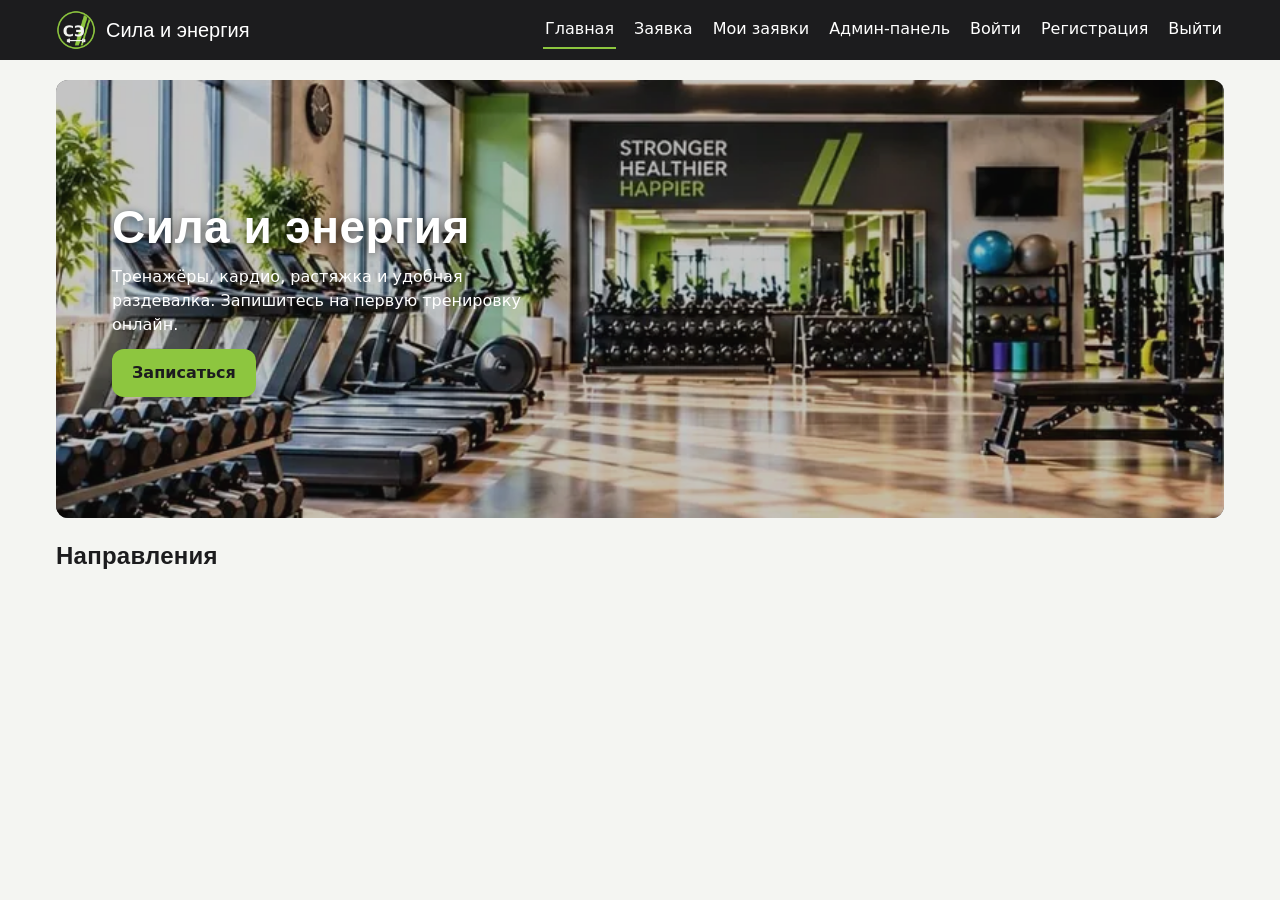
<file: index.html>
<!DOCTYPE html>
<html lang="ru"><head><meta charset="utf-8"><meta http-equiv="refresh" content="0; url=public/index.html"><title>Сила и энергия</title></head>
<body><a href="public/index.html">Открыть сайт</a></body></html>
</file>
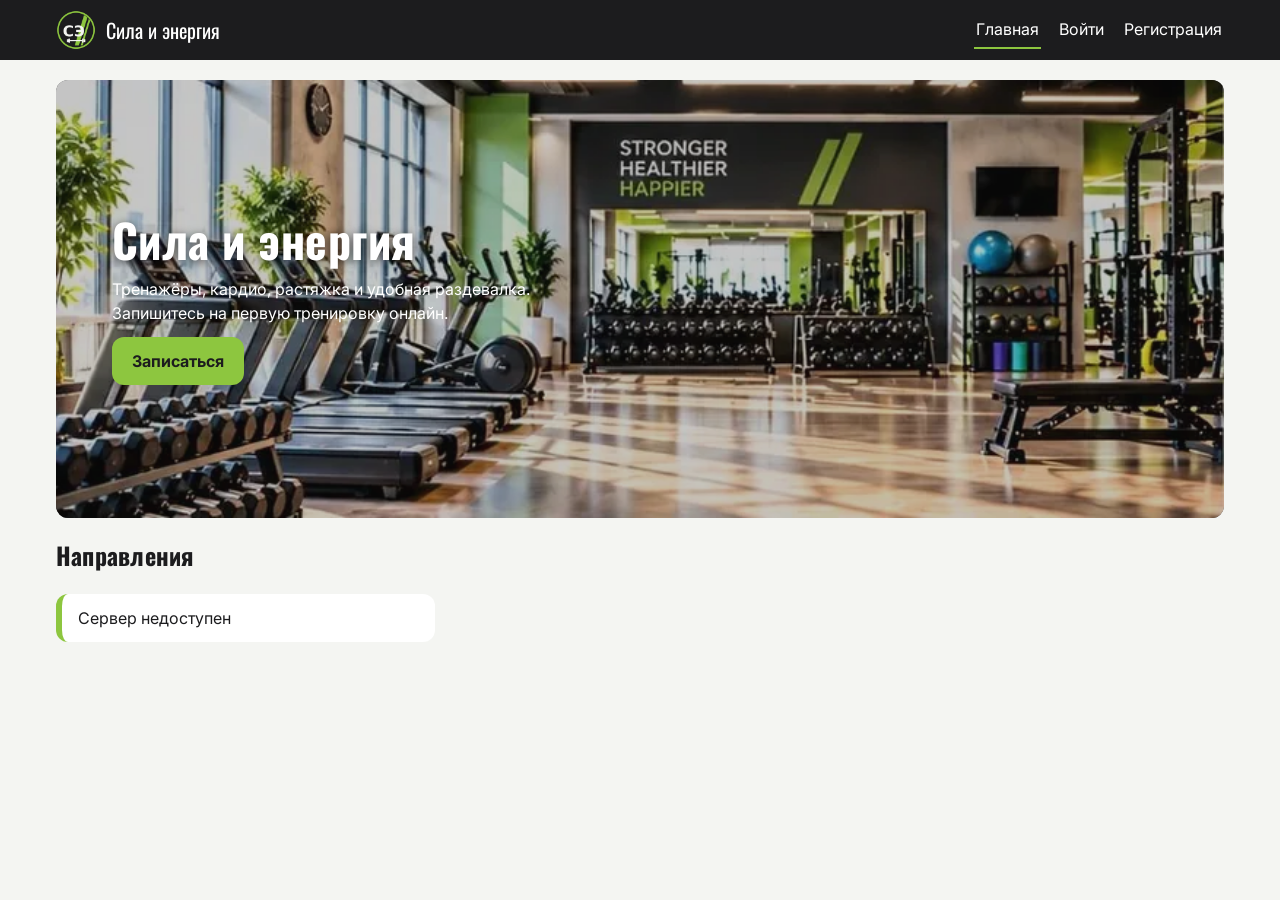
<file: public/index.html>
<!DOCTYPE html>
<html lang="ru">
<head>
  <meta charset="utf-8">
  <meta name="viewport" content="width=device-width, initial-scale=1">
  <title>Главная — Сила и энергия</title>
  <link rel="icon" type="image/png" href="images/favicon.png">
  <link rel="preconnect" href="https://fonts.googleapis.com">
  <link rel="stylesheet" href="https://fonts.googleapis.com/css2?family=Inter:wght@400;600;700&family=Oswald:wght@500;600&display=swap">
  <link rel="stylesheet" href="css/style.css">
  <script src="js/validation.js" defer></script>
  <script src="js/app.js" defer></script>
</head>
<body data-page="index">
  <header class="header">
    <div class="header__inner">
      <a class="brand" href="index.html"><img src="images/logo.png" alt="" width="40" height="40">Сила и энергия</a>
      <nav class="nav" aria-label="Основное меню">
      <a href="index.html" aria-current="page">Главная</a>
      <a href="application.html" data-auth="user">Заявка</a>
      <a href="cabinet.html" data-auth="user">Мои заявки</a>
      <a href="admin.html" data-auth="admin">Админ-панель</a>
      <a href="login.html" data-auth="guest">Войти</a>
      <a href="register.html" data-auth="guest">Регистрация</a>
      <a href="#" data-auth="user" id="logout">Выйти</a>
      </nav>
    </div>
  </header>
  <main>
    <section class="hero">
      <img src="images/hero.webp" alt="Тренажёрный зал с беговыми дорожками и гантелями" width="800" height="300">
      <div class="hero__text">
        <h1>Сила и энергия</h1>
        <p>Тренажёры, кардио, растяжка и удобная раздевалка. Запишитесь на первую тренировку онлайн.</p>
        <a class="btn" href="application.html">Записаться</a>
      </div>
    </section>
    <h2>Направления</h2>
    <div class="catalog" id="catalog" aria-live="polite"></div>
  </main>
</body>
</html>
</file>
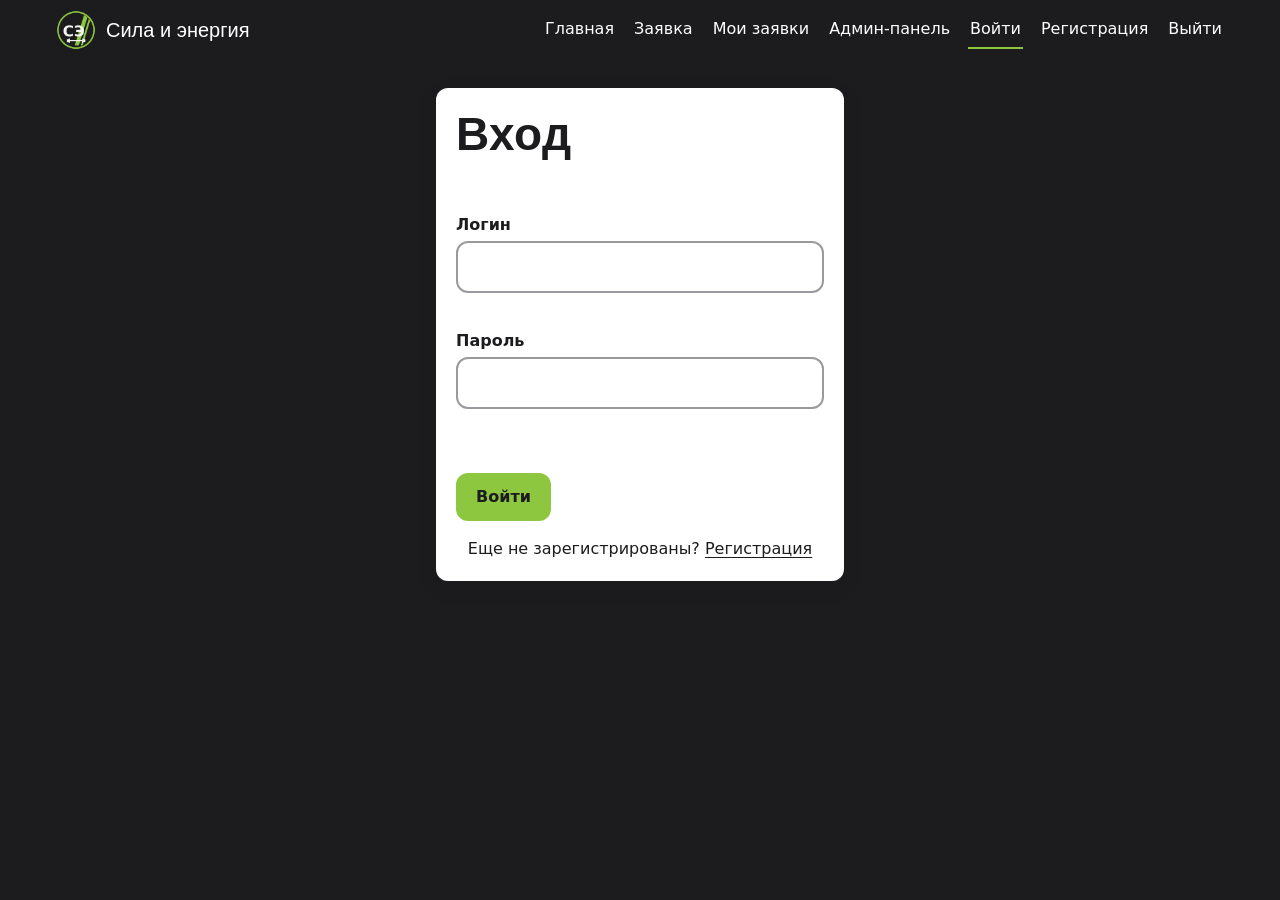
<file: public/admin.html>
<!DOCTYPE html>
<html lang="ru">
<head>
  <meta charset="utf-8">
  <meta name="viewport" content="width=device-width, initial-scale=1">
  <title>Админ-панель — Сила и энергия</title>
  <link rel="icon" type="image/png" href="images/favicon.png">
  <link rel="preconnect" href="https://fonts.googleapis.com">
  <link rel="stylesheet" href="https://fonts.googleapis.com/css2?family=Inter:wght@400;600;700&family=Oswald:wght@500;600&display=swap">
  <link rel="stylesheet" href="css/style.css">
  <script src="js/validation.js" defer></script>
  <script src="js/app.js" defer></script>
</head>
<body data-page="admin">
  <header class="header">
    <div class="header__inner">
      <a class="brand" href="index.html"><img src="images/logo.png" alt="" width="40" height="40">Сила и энергия</a>
      <nav class="nav" aria-label="Основное меню">
      <a href="index.html">Главная</a>
      <a href="application.html" data-auth="user">Заявка</a>
      <a href="cabinet.html" data-auth="user">Мои заявки</a>
      <a href="admin.html" data-auth="admin" aria-current="page">Админ-панель</a>
      <a href="login.html" data-auth="guest">Войти</a>
      <a href="register.html" data-auth="guest">Регистрация</a>
      <a href="#" data-auth="user" id="logout">Выйти</a>
      </nav>
    </div>
  </header>
  <main>
    <h1>Заявки клиентов</h1>
    <div class="toolbar">
      <label class="label" for="status-filter">Фильтр по статусу</label>
      <select class="field" id="status-filter"><option value="">Все статусы</option></select>
    </div>
    <div class="requests-cards" id="requests-cards"></div>
    <table class="requests-table" id="requests-table">
      <thead><tr><th>Клиент</th><th>Направление</th><th>Дата</th><th>Оплата</th><th>Статус</th><th>Сменить статус</th></tr></thead>
      <tbody id="requests-body"></tbody>
    </table>
    <div class="empty" id="admin-empty" hidden>
      <img src="images/empty.webp" alt="Шейкер и гантель на полу" width="352" height="198" loading="lazy">
      <p>Заявок с таким статусом нет.</p>
    </div>
  </main>
</body>
</html>
</file>
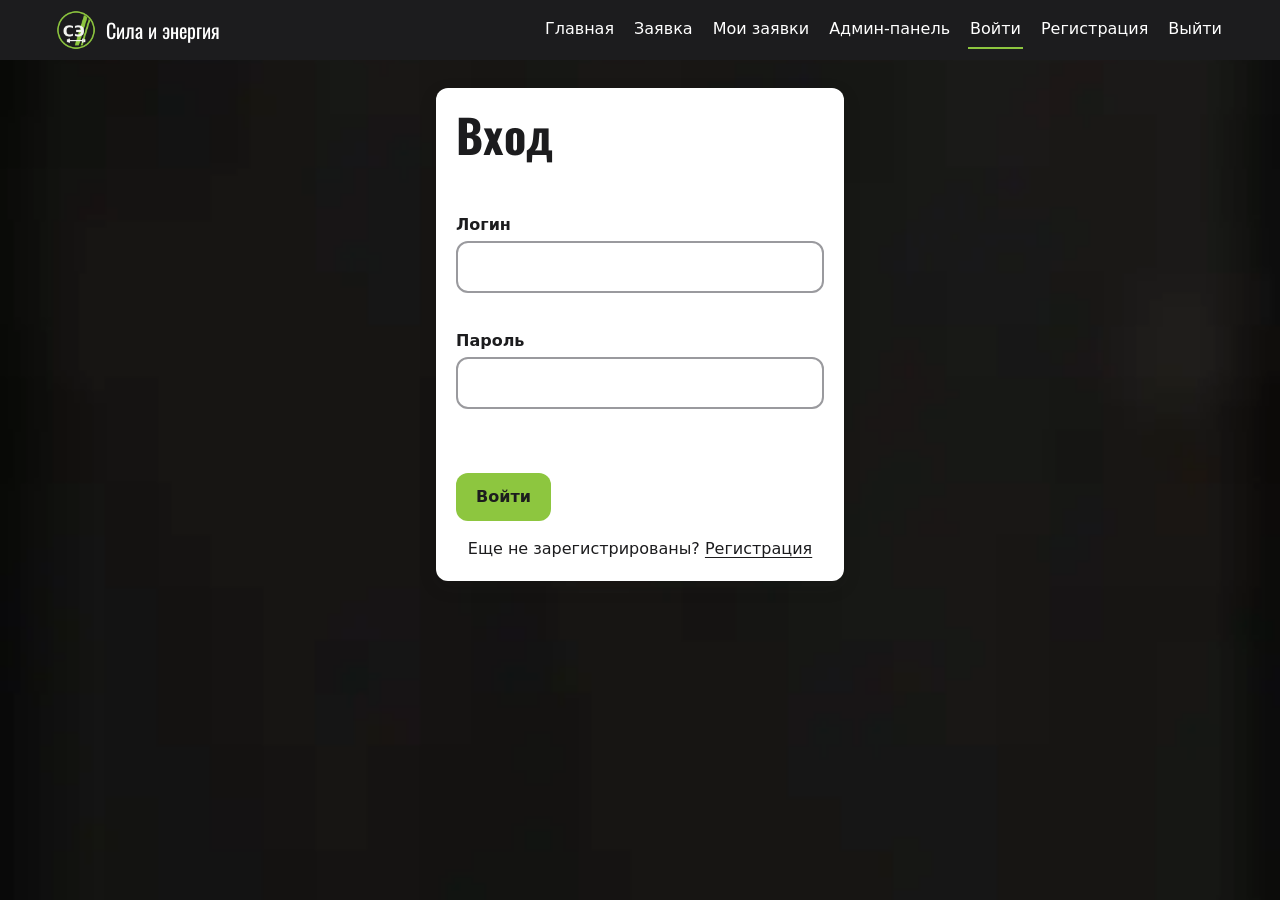
<file: public/application.html>
<!DOCTYPE html>
<html lang="ru">
<head>
  <meta charset="utf-8">
  <meta name="viewport" content="width=device-width, initial-scale=1">
  <title>Заявка — Сила и энергия</title>
  <link rel="icon" type="image/png" href="images/favicon.png">
  <link rel="preconnect" href="https://fonts.googleapis.com">
  <link rel="stylesheet" href="https://fonts.googleapis.com/css2?family=Inter:wght@400;600;700&family=Oswald:wght@500;600&display=swap">
  <link rel="stylesheet" href="css/style.css">
  <script src="js/validation.js" defer></script>
  <script src="js/app.js" defer></script>
</head>
<body data-page="application">
  <header class="header">
    <div class="header__inner">
      <a class="brand" href="index.html"><img src="images/logo.png" alt="" width="40" height="40">Сила и энергия</a>
      <nav class="nav" aria-label="Основное меню">
      <a href="index.html">Главная</a>
      <a href="application.html" data-auth="user" aria-current="page">Заявка</a>
      <a href="cabinet.html" data-auth="user">Мои заявки</a>
      <a href="admin.html" data-auth="admin">Админ-панель</a>
      <a href="login.html" data-auth="guest">Войти</a>
      <a href="register.html" data-auth="guest">Регистрация</a>
      <a href="#" data-auth="user" id="logout">Выйти</a>
      </nav>
    </div>
  </header>
  <main>
    <section class="panel">
      <h1>Запись на тренировку</h1>
      <form id="application-form" novalidate>
        <label class="label" for="workout_id">Направление</label>
        <select class="field" id="workout_id" name="workout_id"><option value="">Выберите направление</option></select>
        <div class="error-text" data-error-for="workout_id" role="alert"></div>

        <label class="label with-icon" for="desired_date"><img src="images/icon-calendar.png" alt="" width="28" height="28">Желаемая дата</label>
        <input class="field" id="desired_date" name="desired_date" type="date">
        <div class="error-text" data-error-for="desired_date" role="alert"></div>

        <label class="label with-icon" for="payment_id"><img src="images/icon-card.png" alt="" width="28" height="28">Способ оплаты</label>
        <select class="field" id="payment_id" name="payment_id"><option value="">Выберите способ оплаты</option></select>
        <div class="error-text" data-error-for="payment_id" role="alert"></div>

        <div class="error-text" id="form-error" role="alert"></div>
        <div class="form-actions"><button class="btn" type="submit">Отправить</button></div>
      </form>
    </section>
  </main>
</body>
</html>
</file>
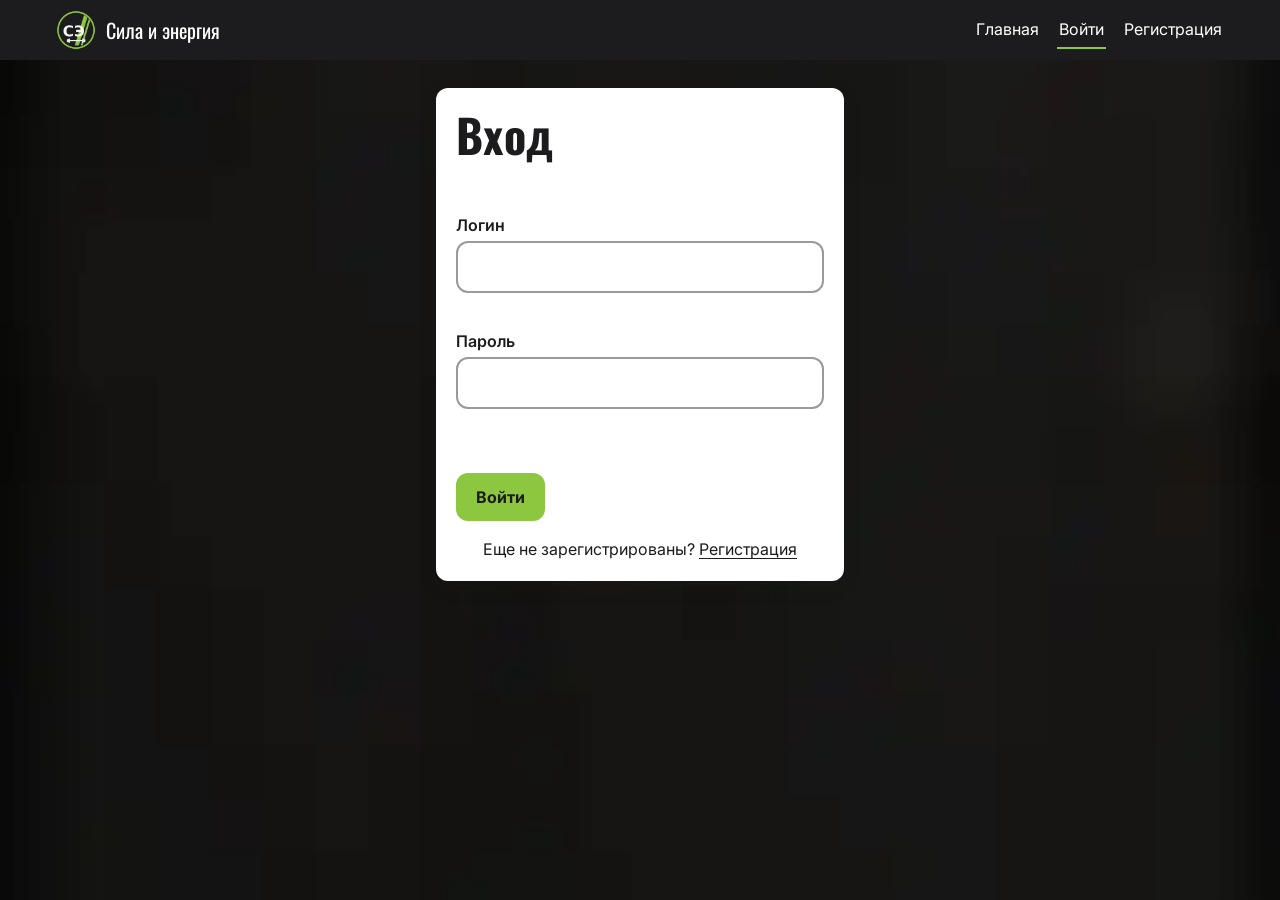
<file: public/cabinet.html>
<!DOCTYPE html>
<html lang="ru">
<head>
  <meta charset="utf-8">
  <meta name="viewport" content="width=device-width, initial-scale=1">
  <title>Мои заявки — Сила и энергия</title>
  <link rel="icon" type="image/png" href="images/favicon.png">
  <link rel="preconnect" href="https://fonts.googleapis.com">
  <link rel="stylesheet" href="https://fonts.googleapis.com/css2?family=Inter:wght@400;600;700&family=Oswald:wght@500;600&display=swap">
  <link rel="stylesheet" href="css/style.css">
  <script src="js/validation.js" defer></script>
  <script src="js/app.js" defer></script>
</head>
<body data-page="cabinet">
  <header class="header">
    <div class="header__inner">
      <a class="brand" href="index.html"><img src="images/logo.png" alt="" width="40" height="40">Сила и энергия</a>
      <nav class="nav" aria-label="Основное меню">
      <a href="index.html">Главная</a>
      <a href="application.html" data-auth="user">Заявка</a>
      <a href="cabinet.html" data-auth="user" aria-current="page">Мои заявки</a>
      <a href="admin.html" data-auth="admin">Админ-панель</a>
      <a href="login.html" data-auth="guest">Войти</a>
      <a href="register.html" data-auth="guest">Регистрация</a>
      <a href="#" data-auth="user" id="logout">Выйти</a>
      </nav>
    </div>
  </header>
  <main>
    <h1>Мои заявки</h1>
    <div class="catalog" id="my-list" aria-live="polite"></div>
  </main>
</body>
</html>
</file>
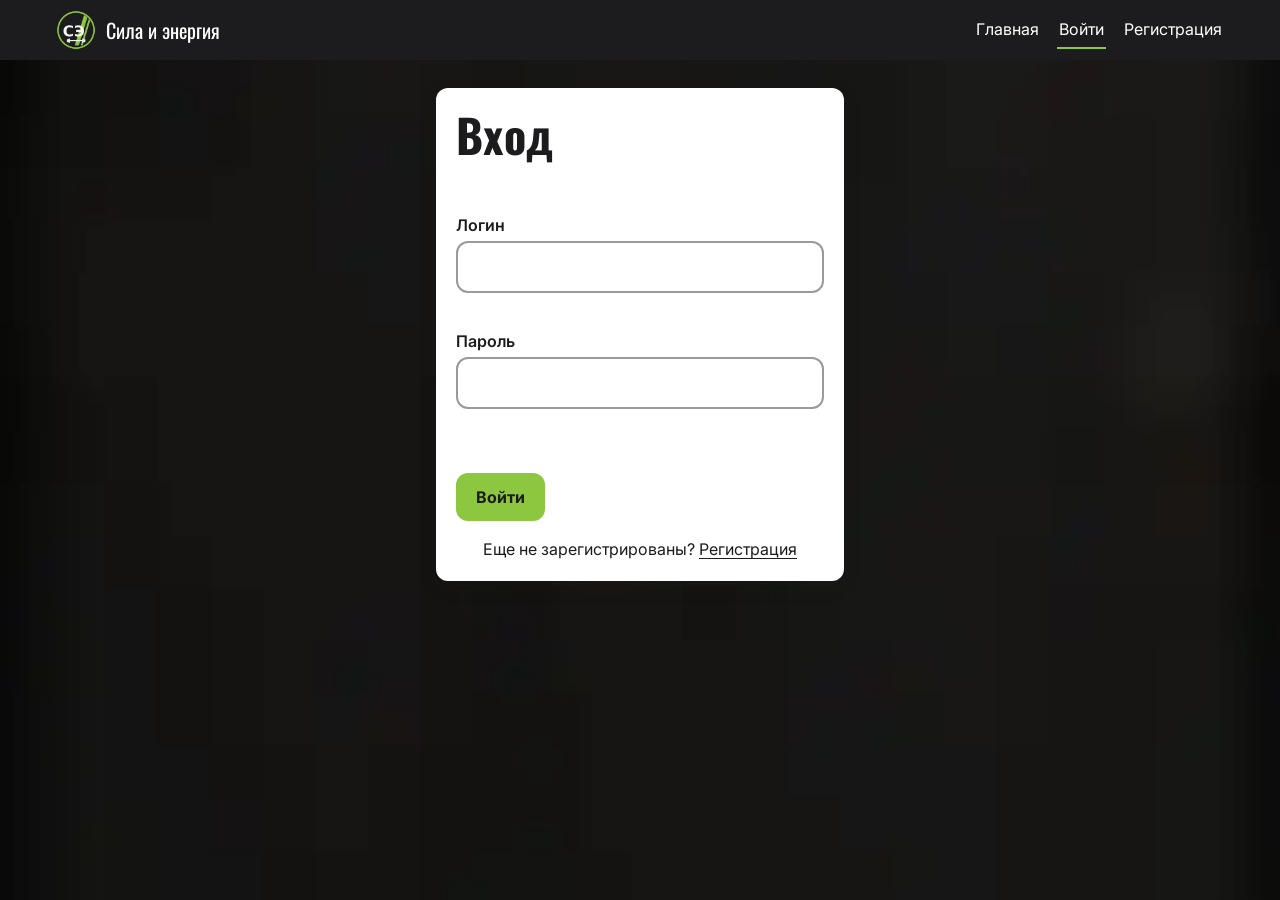
<file: public/login.html>
<!DOCTYPE html>
<html lang="ru">
<head>
  <meta charset="utf-8">
  <meta name="viewport" content="width=device-width, initial-scale=1">
  <title>Вход — Сила и энергия</title>
  <link rel="icon" type="image/png" href="images/favicon.png">
  <link rel="preconnect" href="https://fonts.googleapis.com">
  <link rel="stylesheet" href="https://fonts.googleapis.com/css2?family=Inter:wght@400;600;700&family=Oswald:wght@500;600&display=swap">
  <link rel="stylesheet" href="css/style.css">
  <script src="js/validation.js" defer></script>
  <script src="js/app.js" defer></script>
</head>
<body data-page="login" class="auth">
  <header class="header">
    <div class="header__inner">
      <a class="brand" href="index.html"><img src="images/logo.png" alt="" width="40" height="40">Сила и энергия</a>
      <nav class="nav" aria-label="Основное меню">
      <a href="index.html">Главная</a>
      <a href="application.html" data-auth="user">Заявка</a>
      <a href="cabinet.html" data-auth="user">Мои заявки</a>
      <a href="admin.html" data-auth="admin">Админ-панель</a>
      <a href="login.html" data-auth="guest" aria-current="page">Войти</a>
      <a href="register.html" data-auth="guest">Регистрация</a>
      <a href="#" data-auth="user" id="logout">Выйти</a>
      </nav>
    </div>
  </header>
  <main>
    <section class="panel">
      <h1>Вход</h1>
      <p class="ok-text" id="form-ok" role="status"></p>
      <form id="login-form" novalidate>
      <label class="label" for="login">Логин</label>
      <input class="field" id="login" name="login" type="text" placeholder="" autocomplete="username">
      <div class="error-text" data-error-for="login" role="alert"></div>
      <label class="label" for="password">Пароль</label>
      <input class="field" id="password" name="password" type="password" placeholder="" autocomplete="current-password">
      <div class="error-text" data-error-for="password" role="alert"></div>
        <div class="error-text" id="form-error" role="alert"></div>
        <div class="form-actions"><button class="btn" type="submit">Войти</button></div>
      </form>
      <p class="panel__link">Еще не зарегистрированы? <a href="register.html">Регистрация</a></p>
    </section>
  </main>
</body>
</html>
</file>
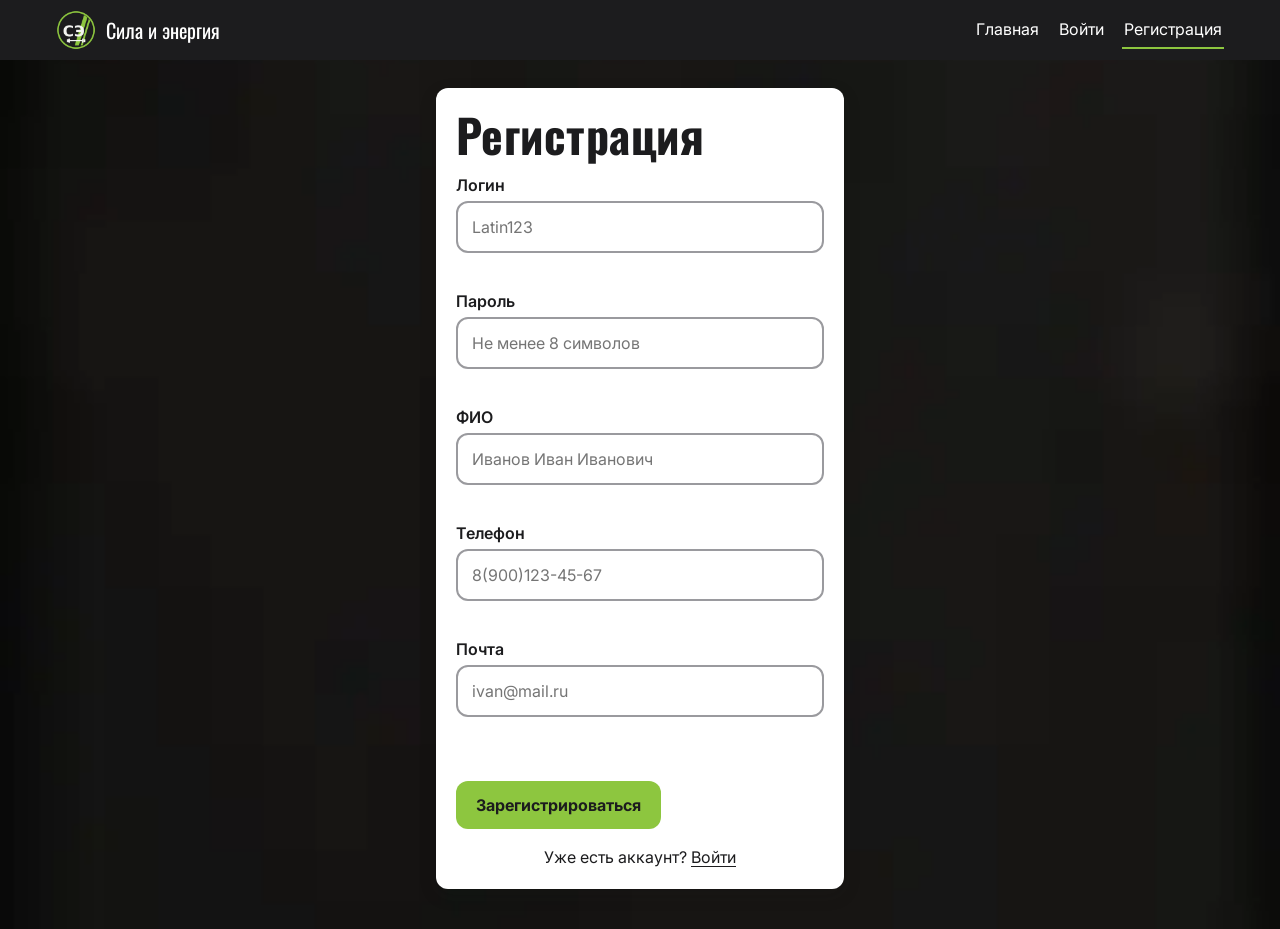
<file: public/register.html>
<!DOCTYPE html>
<html lang="ru">
<head>
  <meta charset="utf-8">
  <meta name="viewport" content="width=device-width, initial-scale=1">
  <title>Регистрация — Сила и энергия</title>
  <link rel="icon" type="image/png" href="images/favicon.png">
  <link rel="preconnect" href="https://fonts.googleapis.com">
  <link rel="stylesheet" href="https://fonts.googleapis.com/css2?family=Inter:wght@400;600;700&family=Oswald:wght@500;600&display=swap">
  <link rel="stylesheet" href="css/style.css">
  <script src="js/validation.js" defer></script>
  <script src="js/app.js" defer></script>
</head>
<body data-page="register" class="auth">
  <header class="header">
    <div class="header__inner">
      <a class="brand" href="index.html"><img src="images/logo.png" alt="" width="40" height="40">Сила и энергия</a>
      <nav class="nav" aria-label="Основное меню">
      <a href="index.html">Главная</a>
      <a href="application.html" data-auth="user">Заявка</a>
      <a href="cabinet.html" data-auth="user">Мои заявки</a>
      <a href="admin.html" data-auth="admin">Админ-панель</a>
      <a href="login.html" data-auth="guest">Войти</a>
      <a href="register.html" data-auth="guest" aria-current="page">Регистрация</a>
      <a href="#" data-auth="user" id="logout">Выйти</a>
      </nav>
    </div>
  </header>
  <main>
    <section class="panel">
      <h1>Регистрация</h1>
      <form id="register-form" novalidate>
      <label class="label" for="login">Логин</label>
      <input class="field" id="login" name="login" type="text" placeholder="Latin123" autocomplete="username">
      <div class="error-text" data-error-for="login" role="alert"></div>
      <label class="label" for="password">Пароль</label>
      <input class="field" id="password" name="password" type="password" placeholder="Не менее 8 символов" autocomplete="new-password">
      <div class="error-text" data-error-for="password" role="alert"></div>
      <label class="label" for="full_name">ФИО</label>
      <input class="field" id="full_name" name="full_name" type="text" placeholder="Иванов Иван Иванович" autocomplete="name">
      <div class="error-text" data-error-for="full_name" role="alert"></div>
      <label class="label" for="phone">Телефон</label>
      <input class="field" id="phone" name="phone" type="tel" placeholder="8(900)123-45-67" autocomplete="tel">
      <div class="error-text" data-error-for="phone" role="alert"></div>
      <label class="label" for="email">Почта</label>
      <input class="field" id="email" name="email" type="email" placeholder="ivan@mail.ru" autocomplete="email">
      <div class="error-text" data-error-for="email" role="alert"></div>
        <div class="error-text" id="form-error" role="alert"></div>
        <div class="form-actions"><button class="btn" type="submit">Зарегистрироваться</button></div>
      </form>
      <p class="panel__link">Уже есть аккаунт? <a href="login.html">Войти</a></p>
    </section>
  </main>
</body>
</html>
</file>
<file: public/css/style.css>
:root {
  --graphite: #1C1C1E; --lime: #8DC63F; --bg: #F4F5F2; --error: #B3261E;
  --radius: 12px; --shadow: 0 6px 18px rgba(28, 28, 30, .14);
  --gap: 16px;
}
* { box-sizing: border-box; }
html { -webkit-text-size-adjust: 100%; }
body { margin: 0; min-height: 100vh; font-family: "Inter", system-ui, sans-serif;
  line-height: 1.5; color: var(--graphite); background: var(--bg); }
h1, h2, h3 { font-family: "Oswald", Impact, "Arial Narrow", sans-serif; line-height: 1.15; margin: 0 0 8px; letter-spacing: .01em; }
h1 { font-size: 30px; } h2 { font-size: 24px; } h3 { font-size: 19px; font-weight: 600; }
img { max-width: 100%; height: auto; display: block; }
a { color: var(--graphite); text-underline-offset: 3px; }
a:hover { text-decoration-thickness: 2px; }
[hidden] { display: none !important; }
.visually-hidden { position: absolute; width: 1px; height: 1px; overflow: hidden; clip: rect(0 0 0 0); white-space: nowrap; }

/* шапка */
.header { background: var(--graphite); color: #fff; }
.header__inner { max-width: 1200px; margin: 0 auto; padding: 10px var(--gap); display: flex; flex-wrap: wrap; align-items: center; gap: 8px 16px; }
.brand { display: flex; align-items: center; gap: 10px; color: #fff; text-decoration: none; font-family: "Oswald", Impact, sans-serif; font-size: 20px; }
.brand img { width: 40px; height: 40px; }
.nav { display: flex; flex-wrap: wrap; gap: 4px 16px; margin-left: auto; }
.nav a { color: #fff; padding: 6px 2px; text-decoration: none; border-bottom: 2px solid transparent; }
.nav a:hover { border-color: var(--lime); }
.nav a:focus-visible, .brand:focus-visible { outline: 3px solid var(--lime); outline-offset: 2px; }
.nav a[aria-current="page"] { border-color: var(--lime); }

main { max-width: 1200px; margin: 0 auto; padding: 20px var(--gap) 40px; }

/* кнопки, поля */
.btn { display: inline-block; background: var(--lime); color: var(--graphite); border: 0; border-radius: var(--radius);
  padding: 12px 20px; font: inherit; font-weight: 700; text-decoration: none; text-align: center; cursor: pointer;
  transition: transform .2s ease, filter .2s ease; }
.btn:hover { filter: brightness(.95); }
.btn:active { transform: scale(.97); }
.btn--ghost { background: transparent; border: 2px solid var(--graphite); padding: 10px 18px; }
.btn:focus-visible, .field:focus-visible, .star-btn:focus-visible, a:focus-visible {
  outline: 3px solid var(--graphite); outline-offset: 2px; }
.field { width: 100%; padding: 12px 14px; font: inherit; color: var(--graphite); background: #fff;
  border: 2px solid #9a9a9e; border-radius: var(--radius); transition: border-color .25s ease, box-shadow .25s ease; }
.field--error { border-color: var(--error); box-shadow: 0 0 0 3px rgba(179, 38, 30, .18); }
.label { display: block; font-weight: 600; margin: 12px 0 4px; }
.error-text { min-height: 20px; margin-top: 4px; font-size: 14px; font-weight: 600; color: var(--error);
  opacity: 0; transform: translateY(-4px); transition: .25s ease; }
.field--error + .error-text, .error-text:not(:empty), .error-text.is-shown { opacity: 1; transform: none; }
.ok-text { color: #2d5a0b; font-weight: 600; min-height: 20px; }
.form-actions { margin-top: 16px; display: grid; gap: 12px; }
.with-icon { display: flex; align-items: center; gap: 8px; }
.with-icon img { width: 28px; height: 28px; flex: none; }

/* баннер */
.hero { position: relative; border-radius: var(--radius); overflow: hidden; background: var(--graphite); color: #fff; margin-bottom: 24px; }
.hero img { width: 100%; aspect-ratio: 8 / 3; object-fit: cover; opacity: .75; }
.hero__text { position: absolute; inset: 0; display: flex; flex-direction: column; justify-content: center; align-items: flex-start; gap: 12px; padding: 16px; }
.hero__text h1 { margin: 0; text-shadow: 0 2px 10px rgba(0,0,0,.6); }
.hero__text p { margin: 0; display: none; }

/* карточки */
.catalog { display: grid; gap: 16px; grid-template-columns: 1fr; }
.card { background: #fff; border-radius: var(--radius); overflow: hidden; box-shadow: 0 2px 8px rgba(28,28,30,.08);
  opacity: 0; transform: translateY(12px); animation: appear .4s ease forwards;
  transition: transform .25s ease, box-shadow .25s ease; }
.card:nth-child(2) { animation-delay: .08s; } .card:nth-child(3) { animation-delay: .16s; }
.card:nth-child(4) { animation-delay: .24s; } .card:nth-child(5) { animation-delay: .32s; }
@keyframes appear { to { opacity: 1; transform: none; } }
.card:hover { transform: translateY(-4px); box-shadow: var(--shadow); }
.card img { width: 100%; height: auto; aspect-ratio: 16 / 9; object-fit: cover; }
.card__body { padding: 14px 16px 16px; display: grid; gap: 10px; }
.card--request img { aspect-ratio: auto; }
.row { display: flex; justify-content: space-between; align-items: flex-start; gap: 8px; }
.row h3 { margin: 0; }
.meta { margin: 0; display: flex; align-items: center; gap: 8px; }
.meta img { width: 20px; height: 20px; aspect-ratio: auto; }

/* бейджи статусов: цвет + текст */
.badge { display: inline-block; padding: 4px 10px; border-radius: 999px; font-size: 13px; font-weight: 700; white-space: nowrap;
  transition: background-color .3s ease, transform .3s ease; }
.badge--new { background: #FFE9A8; }
.badge--confirmed { background: #CDE9FF; }
.badge--done { background: var(--lime); }
.badge--changed { transform: scale(1.15); }

/* авторизация */
.auth { background: var(--graphite) url("../images/auth-bg.webp") center / cover no-repeat fixed; }
.auth main { max-width: 440px; padding-top: 28px; }
.panel { background: #fff; border-radius: var(--radius); padding: 20px; box-shadow: var(--shadow); }
.panel__link { margin: 16px 0 0; text-align: center; }

/* пустой список, уведомления */
.empty { max-width: 420px; margin: 24px auto; text-align: center; display: grid; gap: 12px; justify-items: center; }
.empty img { border-radius: var(--radius); }
.notice { background: #fff; border-left: 6px solid var(--lime); padding: 12px 16px; border-radius: var(--radius); }

/* отзывы */
.stars-input { display: flex; gap: 4px; }
.star-btn { background: none; border: 0; padding: 4px; cursor: pointer; border-radius: 8px; }
.star { filter: grayscale(1) opacity(.35); transition: filter .2s ease, transform .2s ease; }
.star--on { filter: none; }
.star-btn:hover .star { transform: scale(1.15); }
.review-form { display: grid; gap: 4px; }
.review p { margin: 6px 0 0; }
textarea.field { resize: vertical; }

/* админка */
.toolbar { display: grid; gap: 8px; margin-bottom: 16px; max-width: 360px; }
.status-edit { display: grid; gap: 8px; }
.requests-cards { display: grid; gap: 16px; grid-template-columns: 1fr; }
.requests-table { display: none; width: 100%; border-collapse: collapse; background: #fff; border-radius: var(--radius); overflow: hidden; }
.requests-table th { background: var(--graphite); color: #fff; text-align: left; padding: 12px; }
.requests-table td { padding: 12px; border-top: 1px solid #e3e4e0; vertical-align: middle; }
.requests-table .status-edit { display: flex; }
.requests-table .field { width: auto; padding: 8px 10px; }
.requests-table .btn { padding: 8px 14px; }

@media (min-width: 768px) {
  h1 { font-size: 38px; }
  .catalog, .requests-cards { grid-template-columns: repeat(2, 1fr); }
  .hero__text { padding: 32px; }
  .hero__text p { display: block; max-width: 420px; }
  .form-actions { grid-template-columns: auto; justify-content: start; }
}
@media (min-width: 1280px) {
  h1 { font-size: 46px; }
  .catalog { grid-template-columns: repeat(3, 1fr); }
  .hero__text { padding: 56px; }
  .requests-cards { display: none; }
  .requests-table { display: table; }
  .requests-table[hidden] { display: none; }
}

@media (prefers-reduced-motion: reduce) {
  * { animation: none !important; transition: none !important; }
  .card { opacity: 1; transform: none; }
}
</file>
